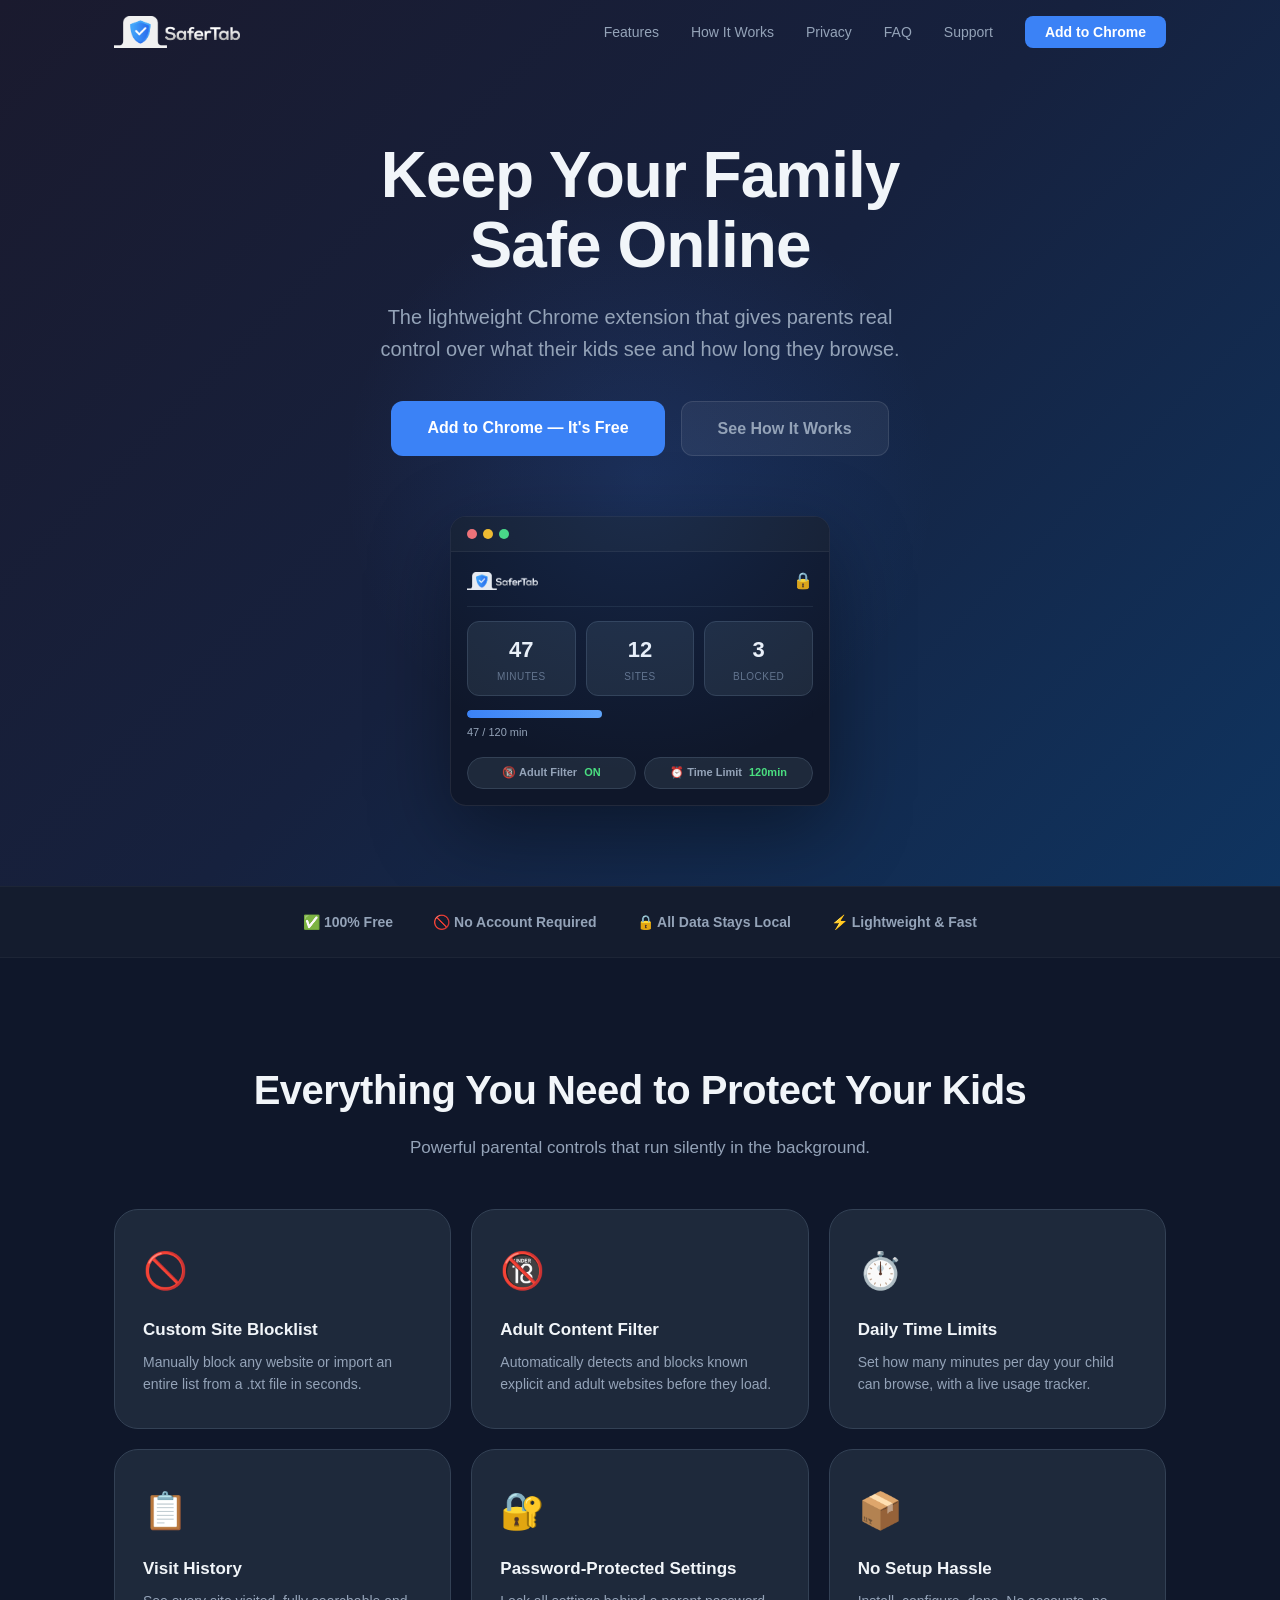
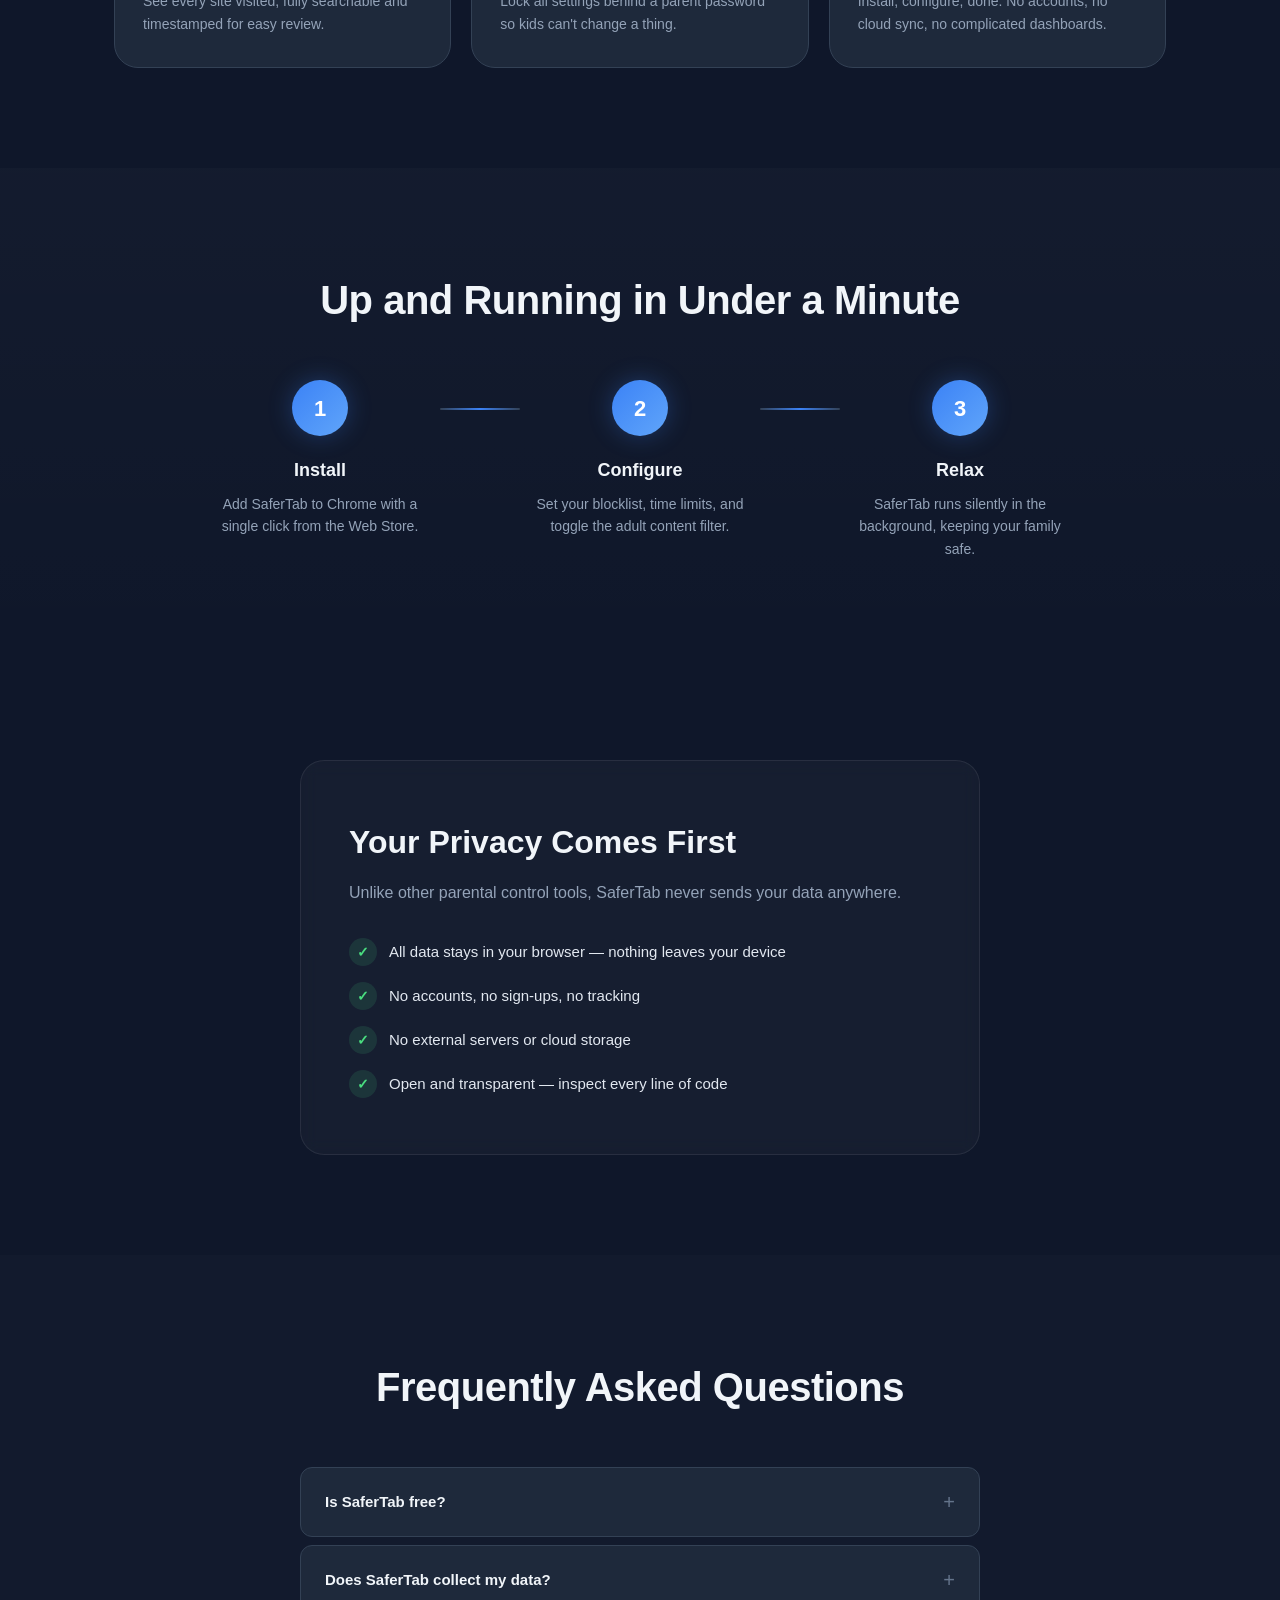
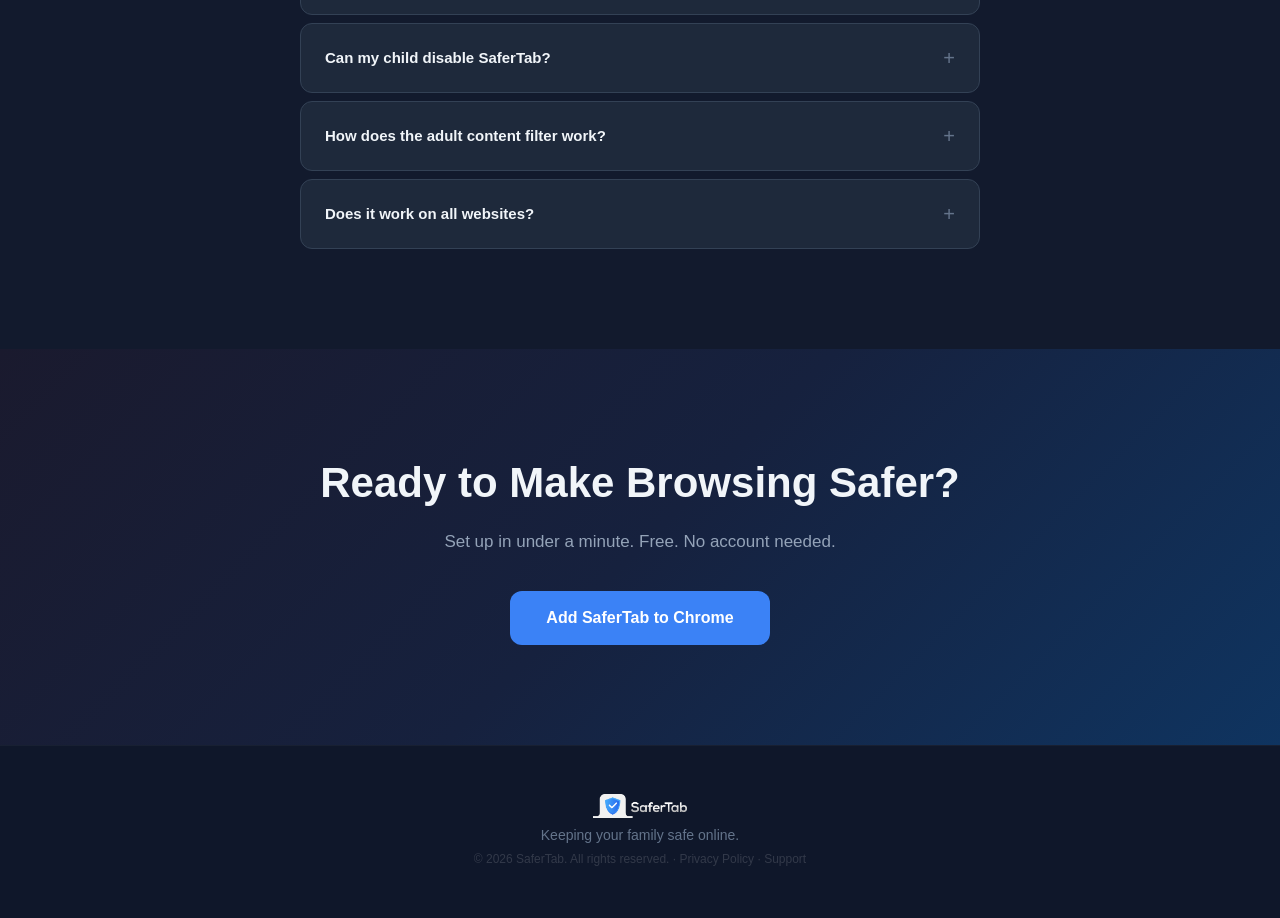
<file: website/index.html>
<!DOCTYPE html>
<html lang="en">
<head>
  <meta charset="UTF-8" />
  <meta name="viewport" content="width=device-width, initial-scale=1.0" />
  <title>SaferTab - Keep Your Family Safe Online</title>
  <meta name="description" content="A lightweight Chrome extension that gives parents real control over what their kids see and how long they browse. Free, private, no account needed." />
  <meta name="robots" content="index, follow, max-image-preview:large" />
  <link rel="canonical" href="https://safertab.com/" />
  <meta property="og:type" content="website" />
  <meta property="og:site_name" content="SaferTab" />
  <meta property="og:title" content="SaferTab - Keep Your Family Safe Online" />
  <meta property="og:description" content="A lightweight Chrome extension that gives parents real control over what their kids see and how long they browse. Free, private, no account needed." />
  <meta property="og:url" content="https://safertab.com/" />
  <meta property="og:image" content="https://safertab.com/images/logo_color.png" />
  <meta name="twitter:card" content="summary_large_image" />
  <meta name="twitter:title" content="SaferTab - Keep Your Family Safe Online" />
  <meta name="twitter:description" content="A lightweight Chrome extension that gives parents real control over what their kids see and how long they browse. Free, private, no account needed." />
  <meta name="twitter:image" content="https://safertab.com/images/logo_color.png" />
  <link rel="stylesheet" href="styles.css" />
  <link rel="icon" href="../extension/icons/icon48.png" type="image/png" />
  <script type="application/ld+json">
    {
      "@context": "https://schema.org",
      "@type": "SoftwareApplication",
      "name": "SaferTab",
      "applicationCategory": "BrowserApplication",
      "operatingSystem": "ChromeOS, Windows, macOS, Linux",
      "description": "SaferTab is a Chrome extension that helps parents block websites, filter adult content, and manage daily browsing time limits.",
      "url": "https://safertab.com/",
      "image": "https://safertab.com/images/logo_color.png",
      "offers": {
        "@type": "Offer",
        "price": "0",
        "priceCurrency": "USD"
      },
      "publisher": {
        "@type": "Organization",
        "name": "SaferTab",
        "url": "https://safertab.com/"
      }
    }
  </script>
  <!-- Google tag (gtag.js) -->
  <script async src="https://www.googletagmanager.com/gtag/js?id=G-ZVJ25667QB"></script>
  <script>
    window.dataLayer = window.dataLayer || [];
    function gtag(){dataLayer.push(arguments);}
    gtag('js', new Date());
    gtag('config', 'G-ZVJ25667QB');
  </script>
</head>
<body>

  <!-- ── Navigation ── -->
  <nav id="navbar">
    <div class="nav-inner">
      <a href="/" class="nav-brand">
        <img src="images/logo_color.png" alt="SaferTab" class="nav-logo-img" />
        <!-- <img src="images/logo_color_white.png" alt="SaferTab" class="nav-logo-img" /> -->
      </a>
      <button class="hamburger" id="menuToggle" aria-label="Toggle menu">
        <span></span><span></span><span></span>
      </button>
      <ul class="nav-links" id="navLinks">
        <li><a href="#features">Features</a></li>
        <li><a href="#how-it-works">How It Works</a></li>
        <li><a href="#privacy">Privacy</a></li>
        <li><a href="#faq">FAQ</a></li>
        <li><a href="support.html">Support</a></li>
        <li><a href="#cta" class="nav-cta">Add to Chrome</a></li>
      </ul>
    </div>
  </nav>

  <!-- ── Hero ── -->
  <section class="hero" id="hero">
    <div class="hero-glow"></div>
    <div class="container hero-content">
      <h1>Keep Your Family<br />Safe Online</h1>
      <p class="hero-sub">
        The lightweight Chrome extension that gives parents real control
        over what their kids see and how long they browse.
      </p>
      <div class="hero-actions">
        <a href="#cta" class="btn btn-primary-lg">Add to Chrome &mdash; It's Free</a>
        <a href="#how-it-works" class="btn btn-ghost">See How It Works</a>
      </div>
    </div>

    <!-- CSS-only extension mockup -->
    <div class="container">
      <div class="mockup" aria-hidden="true">
        <div class="mockup-bar">
          <span class="dot red"></span>
          <span class="dot yellow"></span>
          <span class="dot green"></span>
        </div>
        <div class="mockup-body">
          <div class="mock-header">
            <span><img src="images/logo_color.png" alt="SaferTab" class="mock-logo-img" /></span>
            <span class="mock-lock">&#x1f512;</span>
          </div>
          <div class="mock-stats">
            <div class="mock-stat"><span class="mock-stat-val">47</span><span class="mock-stat-lbl">Minutes</span></div>
            <div class="mock-stat"><span class="mock-stat-val">12</span><span class="mock-stat-lbl">Sites</span></div>
            <div class="mock-stat"><span class="mock-stat-val">3</span><span class="mock-stat-lbl">Blocked</span></div>
          </div>
          <div class="mock-progress">
            <div class="mock-progress-track"><div class="mock-progress-fill"></div></div>
            <span class="mock-progress-lbl">47 / 120 min</span>
          </div>
          <div class="mock-pills">
            <span class="mock-pill">&#x1f51e; Adult Filter <b class="on">ON</b></span>
            <span class="mock-pill">&#x23f0; Time Limit <b class="on">120min</b></span>
          </div>
        </div>
      </div>
    </div>
  </section>

  <!-- ── Trust Bar ── -->
  <section class="trust-bar">
    <div class="container trust-items">
      <div class="trust-item">&#x2705; 100% Free</div>
      <div class="trust-item">&#x1f6ab; No Account Required</div>
      <div class="trust-item">&#x1f512; All Data Stays Local</div>
      <div class="trust-item">&#x26a1; Lightweight &amp; Fast</div>
    </div>
  </section>

  <!-- ── Features ── -->
  <section class="features" id="features">
    <div class="container">
      <h2 class="section-heading">Everything You Need to Protect Your Kids</h2>
      <p class="section-sub">Powerful parental controls that run silently in the background.</p>
      <div class="features-grid">
        <div class="feature-card reveal">
          <div class="feature-icon">&#x1f6ab;</div>
          <h3>Custom Site Blocklist</h3>
          <p>Manually block any website or import an entire list from a .txt file in seconds.</p>
        </div>
        <div class="feature-card reveal">
          <div class="feature-icon">&#x1f51e;</div>
          <h3>Adult Content Filter</h3>
          <p>Automatically detects and blocks known explicit and adult websites before they load.</p>
        </div>
        <div class="feature-card reveal">
          <div class="feature-icon">&#x23f1;&#xfe0f;</div>
          <h3>Daily Time Limits</h3>
          <p>Set how many minutes per day your child can browse, with a live usage tracker.</p>
        </div>
        <div class="feature-card reveal">
          <div class="feature-icon">&#x1f4cb;</div>
          <h3>Visit History</h3>
          <p>See every site visited, fully searchable and timestamped for easy review.</p>
        </div>
        <div class="feature-card reveal">
          <div class="feature-icon">&#x1f510;</div>
          <h3>Password-Protected Settings</h3>
          <p>Lock all settings behind a parent password so kids can't change a thing.</p>
        </div>
        <div class="feature-card reveal">
          <div class="feature-icon">&#x1f4e6;</div>
          <h3>No Setup Hassle</h3>
          <p>Install, configure, done. No accounts, no cloud sync, no complicated dashboards.</p>
        </div>
      </div>
    </div>
  </section>

  <!-- ── How It Works ── -->
  <section class="how-it-works" id="how-it-works">
    <div class="container">
      <h2 class="section-heading">Up and Running in Under a Minute</h2>
      <div class="steps">
        <div class="step reveal">
          <div class="step-num">1</div>
          <h3>Install</h3>
          <p>Add SaferTab to Chrome with a single click from the Web Store.</p>
        </div>
        <div class="step-line" aria-hidden="true"></div>
        <div class="step reveal">
          <div class="step-num">2</div>
          <h3>Configure</h3>
          <p>Set your blocklist, time limits, and toggle the adult content filter.</p>
        </div>
        <div class="step-line" aria-hidden="true"></div>
        <div class="step reveal">
          <div class="step-num">3</div>
          <h3>Relax</h3>
          <p>SaferTab runs silently in the background, keeping your family safe.</p>
        </div>
      </div>
    </div>
  </section>

  <!-- ── Privacy ── -->
  <section class="privacy" id="privacy">
    <div class="container">
      <div class="privacy-card reveal">
        <h2>Your Privacy Comes First</h2>
        <p class="privacy-sub">Unlike other parental control tools, SaferTab never sends your data anywhere.</p>
        <ul class="privacy-list">
          <li><span class="check">&#x2713;</span> All data stays in your browser &mdash; nothing leaves your device</li>
          <li><span class="check">&#x2713;</span> No accounts, no sign-ups, no tracking</li>
          <li><span class="check">&#x2713;</span> No external servers or cloud storage</li>
          <li><span class="check">&#x2713;</span> Open and transparent &mdash; inspect every line of code</li>
        </ul>
      </div>
    </div>
  </section>

  <!-- ── FAQ ── -->
  <section class="faq" id="faq">
    <div class="container">
      <h2 class="section-heading">Frequently Asked Questions</h2>
      <div class="faq-list">
        <details class="faq-item">
          <summary>Is SaferTab free?</summary>
          <p>Yes, completely free. No premium tiers, no hidden fees.</p>
        </details>
        <details class="faq-item">
          <summary>Does SaferTab collect my data?</summary>
          <p>No. Everything is stored locally in your browser using Chrome's built-in storage. Nothing is ever sent to a server.</p>
        </details>
        <details class="faq-item">
          <summary>Can my child disable SaferTab?</summary>
          <p>Not without your parent password. The settings panel is locked behind a password gate, and the extension can only be removed through Chrome's extension manager.</p>
        </details>
        <details class="faq-item">
          <summary>How does the adult content filter work?</summary>
          <p>SaferTab maintains a curated list of known explicit domains and URL patterns. Any matching site is blocked before it loads.</p>
        </details>
        <details class="faq-item">
          <summary>Does it work on all websites?</summary>
          <p>SaferTab works on all standard HTTP and HTTPS websites. Internal Chrome pages (like settings or the new tab page) are not affected.</p>
        </details>
      </div>
    </div>
  </section>

  <!-- ── Final CTA ── -->
  <section class="final-cta" id="cta">
    <div class="container cta-content">
      <h2>Ready to Make Browsing Safer?</h2>
      <p>Set up in under a minute. Free. No account needed.</p>
      <a href="#" class="btn btn-primary-lg">Add SaferTab to Chrome</a>
    </div>
  </section>

  <!-- ── Footer ── -->
  <footer>
    <div class="container footer-inner">
      <div class="footer-brand"><img src="images/logo_color.png" alt="SaferTab" class="footer-logo-img" /></div>
      <p class="footer-tagline">Keeping your family safe online.</p>
      <p class="footer-copy">&copy; 2026 SaferTab. All rights reserved. &middot; <a href="privacy.html">Privacy Policy</a> &middot; <a href="support.html">Support</a></p>
    </div>
  </footer>

  <script src="script.js"></script>
</body>
</html>
</file>
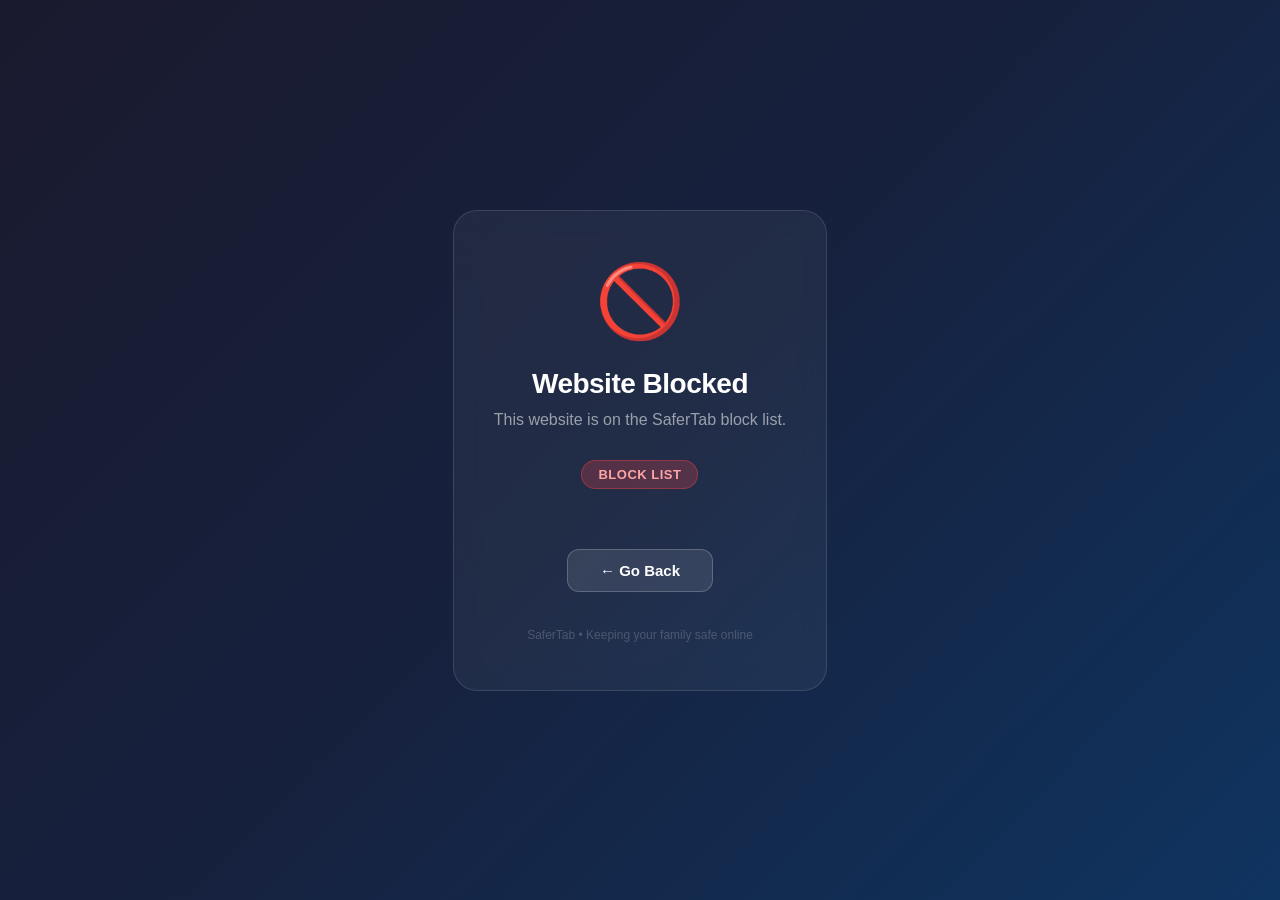
<file: pages/blocked.html>
<!DOCTYPE html>
<html lang="en">
<head>
  <meta charset="UTF-8" />
  <meta name="viewport" content="width=device-width, initial-scale=1.0" />
  <title>Site Blocked – SaferTab</title>
  <style>
    * { box-sizing: border-box; margin: 0; padding: 0; }

    body {
      font-family: -apple-system, BlinkMacSystemFont, 'Segoe UI', sans-serif;
      background: linear-gradient(135deg, #1a1a2e 0%, #16213e 50%, #0f3460 100%);
      min-height: 100vh;
      display: flex;
      align-items: center;
      justify-content: center;
      color: white;
    }

    .card {
      text-align: center;
      max-width: 480px;
      padding: 48px 40px;
      background: rgba(255,255,255,0.05);
      border: 1px solid rgba(255,255,255,0.12);
      border-radius: 24px;
      backdrop-filter: blur(12px);
    }

    .shield {
      font-size: 72px;
      margin-bottom: 24px;
      display: block;
      animation: pulse 2s ease-in-out infinite;
    }

    @keyframes pulse {
      0%, 100% { transform: scale(1); opacity: 1; }
      50% { transform: scale(1.05); opacity: 0.85; }
    }

    h1 {
      font-size: 28px;
      font-weight: 700;
      margin-bottom: 8px;
      letter-spacing: -0.5px;
    }

    .subtitle {
      font-size: 16px;
      color: rgba(255,255,255,0.55);
      margin-bottom: 28px;
      line-height: 1.5;
    }

    .reason-badge {
      display: inline-block;
      padding: 6px 16px;
      border-radius: 20px;
      font-size: 13px;
      font-weight: 600;
      letter-spacing: 0.5px;
      text-transform: uppercase;
      margin-bottom: 28px;
    }

    .reason-blocklist { background: rgba(239,68,68,0.25); color: #fca5a5; border: 1px solid rgba(239,68,68,0.4); }
    .reason-adult     { background: rgba(245,158,11,0.25); color: #fcd34d; border: 1px solid rgba(245,158,11,0.4); }
    .reason-timelimit { background: rgba(99,102,241,0.25); color: #c4b5fd; border: 1px solid rgba(99,102,241,0.4); }

    .blocked-url {
      font-size: 13px;
      color: rgba(255,255,255,0.35);
      margin-bottom: 32px;
      word-break: break-all;
      font-family: monospace;
    }

    .back-btn {
      display: inline-block;
      padding: 12px 32px;
      background: rgba(255,255,255,0.1);
      border: 1px solid rgba(255,255,255,0.2);
      color: white;
      text-decoration: none;
      border-radius: 12px;
      font-size: 15px;
      font-weight: 600;
      cursor: pointer;
      transition: background 0.2s;
    }

    .back-btn:hover { background: rgba(255,255,255,0.18); }

    .footer {
      margin-top: 36px;
      font-size: 12px;
      color: rgba(255,255,255,0.2);
    }
  </style>
</head>
<body>
  <div class="card">
    <span class="shield" id="emoji">🛡️</span>
    <h1 id="title">Page Blocked</h1>
    <p class="subtitle" id="message">This website has been blocked by SaferTab.</p>
    <div class="reason-badge" id="badge">Blocked</div>
    <div class="blocked-url" id="blockedUrl"></div>
    <button class="back-btn" onclick="history.go(-2)">← Go Back</button>
    <div class="footer">SaferTab • Keeping your family safe online</div>
  </div>

  <script src="blocked.js"></script>
</body>
</html>
</file>
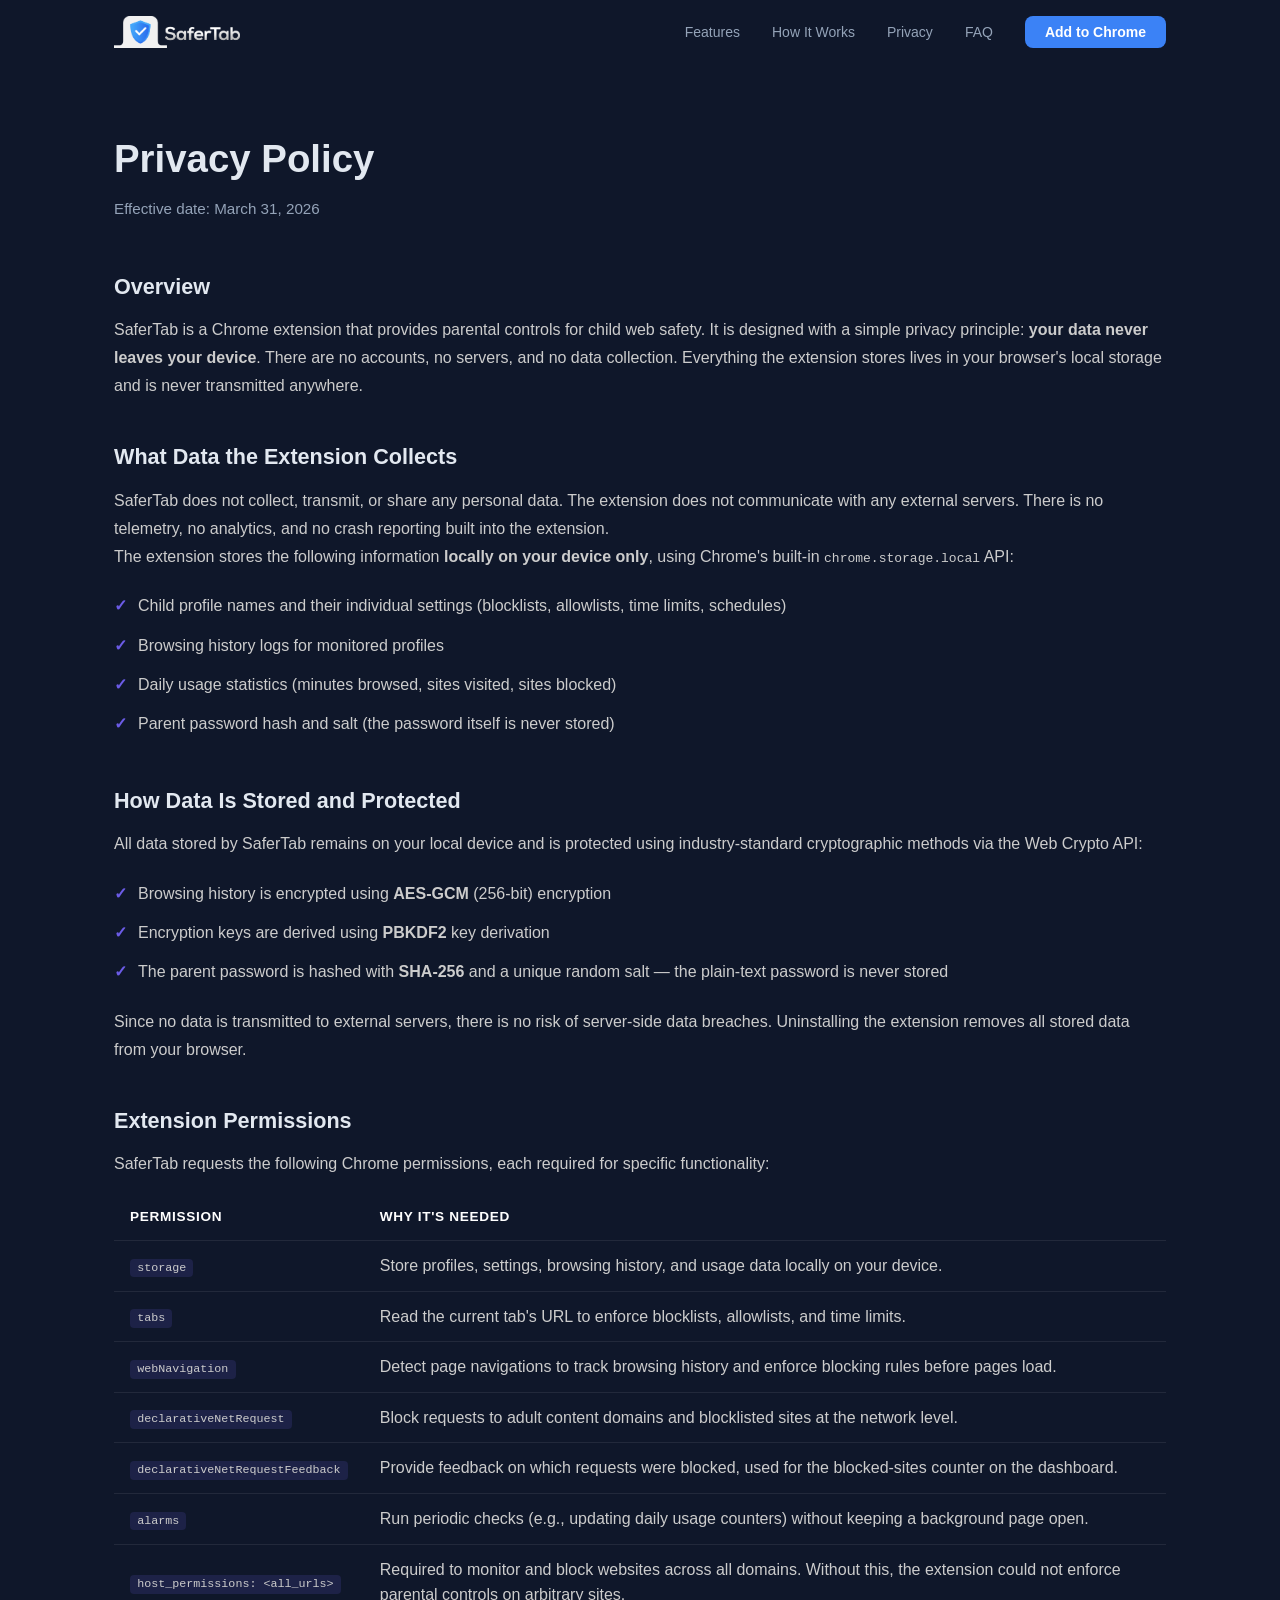
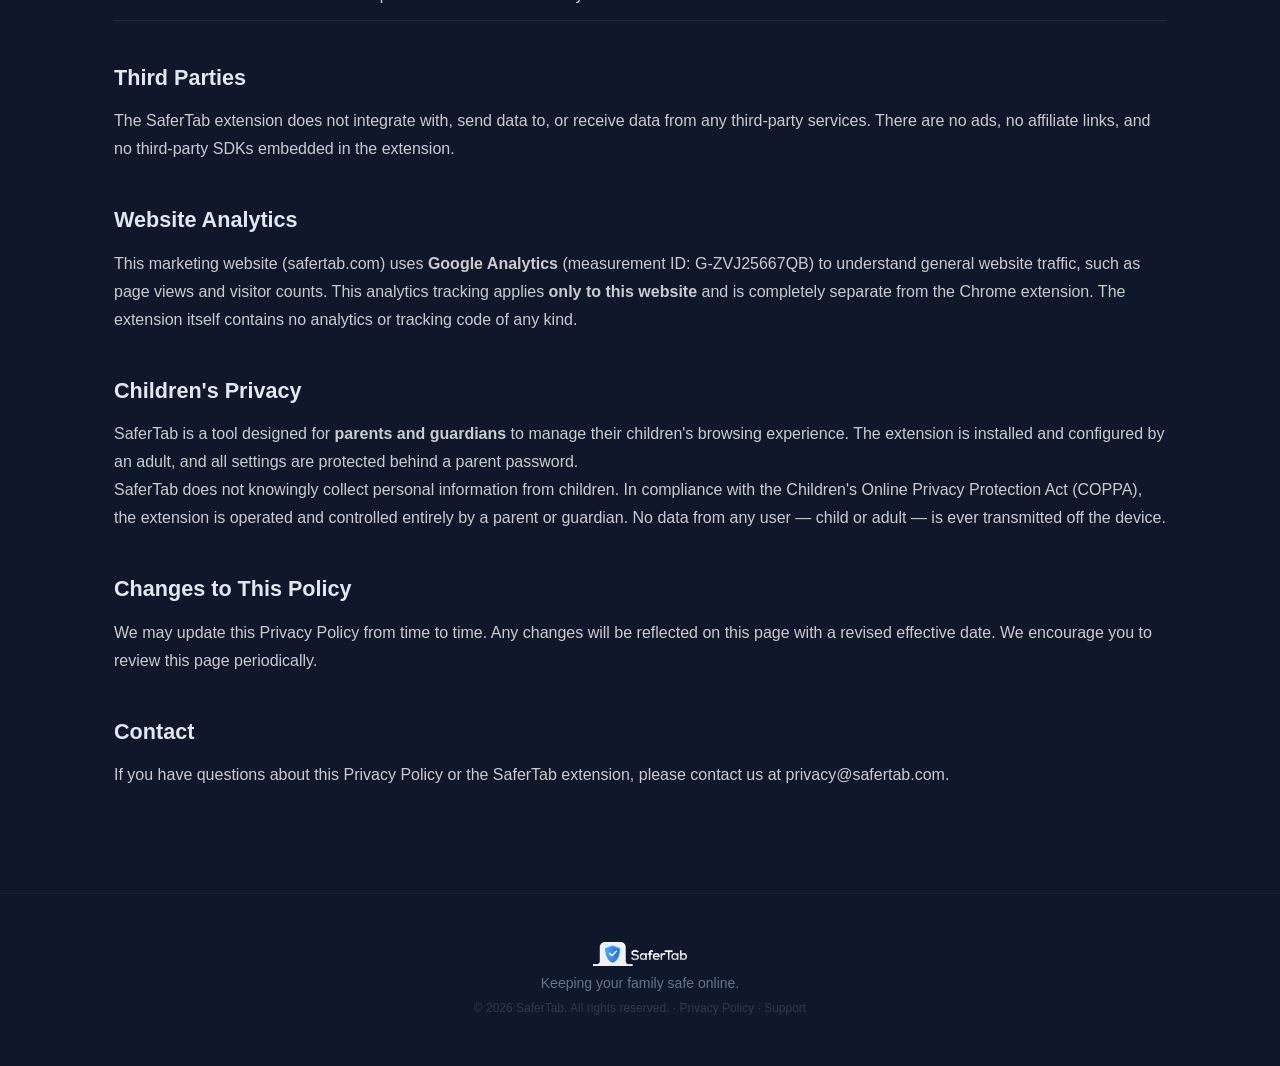
<file: website/privacy.html>
<!DOCTYPE html>
<html lang="en">
<head>
  <meta charset="UTF-8" />
  <meta name="viewport" content="width=device-width, initial-scale=1.0" />
  <title>Privacy Policy - SaferTab</title>
  <meta name="description" content="SaferTab Privacy Policy. Learn how SaferTab protects your family's data — all information stays local on your device." />
  <meta name="robots" content="index, follow, max-image-preview:large" />
  <link rel="canonical" href="https://safertab.com/privacy.html" />
  <meta property="og:type" content="article" />
  <meta property="og:site_name" content="SaferTab" />
  <meta property="og:title" content="Privacy Policy - SaferTab" />
  <meta property="og:description" content="Learn how SaferTab protects your family's data and why all extension data stays local on your device." />
  <meta property="og:url" content="https://safertab.com/privacy.html" />
  <meta property="og:image" content="https://safertab.com/images/logo_color.png" />
  <meta name="twitter:card" content="summary_large_image" />
  <meta name="twitter:title" content="Privacy Policy - SaferTab" />
  <meta name="twitter:description" content="Learn how SaferTab protects your family's data and why all extension data stays local on your device." />
  <meta name="twitter:image" content="https://safertab.com/images/logo_color.png" />
  <link rel="stylesheet" href="styles.css" />
  <link rel="icon" href="../extension/icons/icon48.png" type="image/png" />
  <script type="application/ld+json">
    {
      "@context": "https://schema.org",
      "@type": "WebPage",
      "name": "SaferTab Privacy Policy",
      "url": "https://safertab.com/privacy.html",
      "publisher": {
        "@type": "Organization",
        "name": "SaferTab",
        "url": "https://safertab.com/"
      }
    }
  </script>
  <!-- Google tag (gtag.js) -->
  <script async src="https://www.googletagmanager.com/gtag/js?id=G-ZVJ25667QB"></script>
  <script>
    window.dataLayer = window.dataLayer || [];
    function gtag(){dataLayer.push(arguments);}
    gtag('js', new Date());
    gtag('config', 'G-ZVJ25667QB');
  </script>
  <style>
    .policy-page {
      padding: 8rem 0 4rem;
      min-height: 80vh;
    }
    .policy-page h1 {
      font-size: 2.4rem;
      margin-bottom: 0.5rem;
    }
    .policy-date {
      color: var(--text-muted, #888);
      font-size: 0.95rem;
      margin-bottom: 3rem;
    }
    .policy-section {
      margin-bottom: 2.5rem;
    }
    .policy-section h2 {
      font-size: 1.35rem;
      margin-bottom: 0.75rem;
    }
    .policy-section p,
    .policy-section li {
      line-height: 1.75;
      color: var(--text-secondary, #ccc);
    }
    .policy-section ul {
      list-style: none;
      padding: 0;
      margin: 1rem 0;
    }
    .policy-section ul li {
      padding: 0.35rem 0;
      padding-left: 1.5rem;
      position: relative;
    }
    .policy-section ul li::before {
      content: "\2713";
      position: absolute;
      left: 0;
      color: var(--primary, #6c5ce7);
      font-weight: bold;
    }
    .permissions-table {
      width: 100%;
      border-collapse: collapse;
      margin: 1rem 0;
    }
    .permissions-table th,
    .permissions-table td {
      text-align: left;
      padding: 0.75rem 1rem;
      border-bottom: 1px solid rgba(255,255,255,0.08);
      color: var(--text-secondary, #ccc);
      line-height: 1.6;
    }
    .permissions-table th {
      color: var(--text-primary, #fff);
      font-weight: 600;
      font-size: 0.85rem;
      text-transform: uppercase;
      letter-spacing: 0.05em;
    }
    .permissions-table code {
      background: rgba(108,92,231,0.15);
      padding: 0.15rem 0.45rem;
      border-radius: 4px;
      font-size: 0.9em;
      white-space: nowrap;
    }
  </style>
</head>
<body>

  <!-- ── Navigation ── -->
  <nav id="navbar">
    <div class="nav-inner">
      <a href="index.html" class="nav-brand">
        <img src="images/logo_color.png" alt="SaferTab" class="nav-logo-img" />
      </a>
      <button class="hamburger" id="menuToggle" aria-label="Toggle menu">
        <span></span><span></span><span></span>
      </button>
      <ul class="nav-links" id="navLinks">
        <li><a href="index.html#features">Features</a></li>
        <li><a href="index.html#how-it-works">How It Works</a></li>
        <li><a href="index.html#privacy">Privacy</a></li>
        <li><a href="index.html#faq">FAQ</a></li>
        <li><a href="index.html#cta" class="nav-cta">Add to Chrome</a></li>
      </ul>
    </div>
  </nav>

  <!-- ── Privacy Policy ── -->
  <section class="policy-page">
    <div class="container">
      <h1>Privacy Policy</h1>
      <p class="policy-date">Effective date: March 31, 2026</p>

      <div class="policy-section">
        <h2>Overview</h2>
        <p>
          SaferTab is a Chrome extension that provides parental controls for child web safety.
          It is designed with a simple privacy principle: <strong>your data never leaves your device</strong>.
          There are no accounts, no servers, and no data collection. Everything the extension stores
          lives in your browser's local storage and is never transmitted anywhere.
        </p>
      </div>

      <div class="policy-section">
        <h2>What Data the Extension Collects</h2>
        <p>
          SaferTab does not collect, transmit, or share any personal data. The extension does not
          communicate with any external servers. There is no telemetry, no analytics, and no
          crash reporting built into the extension.
        </p>
        <p>
          The extension stores the following information <strong>locally on your device only</strong>,
          using Chrome's built-in <code>chrome.storage.local</code> API:
        </p>
        <ul>
          <li>Child profile names and their individual settings (blocklists, allowlists, time limits, schedules)</li>
          <li>Browsing history logs for monitored profiles</li>
          <li>Daily usage statistics (minutes browsed, sites visited, sites blocked)</li>
          <li>Parent password hash and salt (the password itself is never stored)</li>
        </ul>
      </div>

      <div class="policy-section">
        <h2>How Data Is Stored and Protected</h2>
        <p>
          All data stored by SaferTab remains on your local device and is protected using
          industry-standard cryptographic methods via the Web Crypto API:
        </p>
        <ul>
          <li>Browsing history is encrypted using <strong>AES-GCM</strong> (256-bit) encryption</li>
          <li>Encryption keys are derived using <strong>PBKDF2</strong> key derivation</li>
          <li>The parent password is hashed with <strong>SHA-256</strong> and a unique random salt &mdash; the plain-text password is never stored</li>
        </ul>
        <p>
          Since no data is transmitted to external servers, there is no risk of server-side data
          breaches. Uninstalling the extension removes all stored data from your browser.
        </p>
      </div>

      <div class="policy-section">
        <h2>Extension Permissions</h2>
        <p>
          SaferTab requests the following Chrome permissions, each required for specific functionality:
        </p>
        <table class="permissions-table">
          <thead>
            <tr>
              <th>Permission</th>
              <th>Why It's Needed</th>
            </tr>
          </thead>
          <tbody>
            <tr>
              <td><code>storage</code></td>
              <td>Store profiles, settings, browsing history, and usage data locally on your device.</td>
            </tr>
            <tr>
              <td><code>tabs</code></td>
              <td>Read the current tab's URL to enforce blocklists, allowlists, and time limits.</td>
            </tr>
            <tr>
              <td><code>webNavigation</code></td>
              <td>Detect page navigations to track browsing history and enforce blocking rules before pages load.</td>
            </tr>
            <tr>
              <td><code>declarativeNetRequest</code></td>
              <td>Block requests to adult content domains and blocklisted sites at the network level.</td>
            </tr>
            <tr>
              <td><code>declarativeNetRequestFeedback</code></td>
              <td>Provide feedback on which requests were blocked, used for the blocked-sites counter on the dashboard.</td>
            </tr>
            <tr>
              <td><code>alarms</code></td>
              <td>Run periodic checks (e.g., updating daily usage counters) without keeping a background page open.</td>
            </tr>
            <tr>
              <td><code>host_permissions: &lt;all_urls&gt;</code></td>
              <td>Required to monitor and block websites across all domains. Without this, the extension could not enforce parental controls on arbitrary sites.</td>
            </tr>
          </tbody>
        </table>
      </div>

      <div class="policy-section">
        <h2>Third Parties</h2>
        <p>
          The SaferTab extension does not integrate with, send data to, or receive data from any
          third-party services. There are no ads, no affiliate links, and no third-party SDKs
          embedded in the extension.
        </p>
      </div>

      <div class="policy-section">
        <h2>Website Analytics</h2>
        <p>
          This marketing website (safertab.com) uses <strong>Google Analytics</strong>
          (measurement ID: G-ZVJ25667QB) to understand general website traffic, such as page
          views and visitor counts. This analytics tracking applies <strong>only to this website</strong>
          and is completely separate from the Chrome extension. The extension itself contains
          no analytics or tracking code of any kind.
        </p>
      </div>

      <div class="policy-section">
        <h2>Children's Privacy</h2>
        <p>
          SaferTab is a tool designed for <strong>parents and guardians</strong> to manage their
          children's browsing experience. The extension is installed and configured by an adult,
          and all settings are protected behind a parent password.
        </p>
        <p>
          SaferTab does not knowingly collect personal information from children. In compliance with
          the Children's Online Privacy Protection Act (COPPA), the extension is operated and
          controlled entirely by a parent or guardian. No data from any user &mdash; child or adult
          &mdash; is ever transmitted off the device.
        </p>
      </div>

      <div class="policy-section">
        <h2>Changes to This Policy</h2>
        <p>
          We may update this Privacy Policy from time to time. Any changes will be reflected on this
          page with a revised effective date. We encourage you to review this page periodically.
        </p>
      </div>

      <div class="policy-section">
        <h2>Contact</h2>
        <p>
          If you have questions about this Privacy Policy or the SaferTab extension, please contact
          us at <a href="mailto:privacy@safertab.com">privacy@safertab.com</a>.
        </p>
      </div>

    </div>
  </section>

  <!-- ── Footer ── -->
  <footer>
    <div class="container footer-inner">
      <div class="footer-brand"><img src="images/logo_color.png" alt="SaferTab" class="footer-logo-img" /></div>
      <p class="footer-tagline">Keeping your family safe online.</p>
      <p class="footer-copy">&copy; 2026 SaferTab. All rights reserved. &middot; <a href="privacy.html">Privacy Policy</a> &middot; <a href="support.html">Support</a></p>
    </div>
  </footer>

  <script src="script.js"></script>
</body>
</html>
</file>
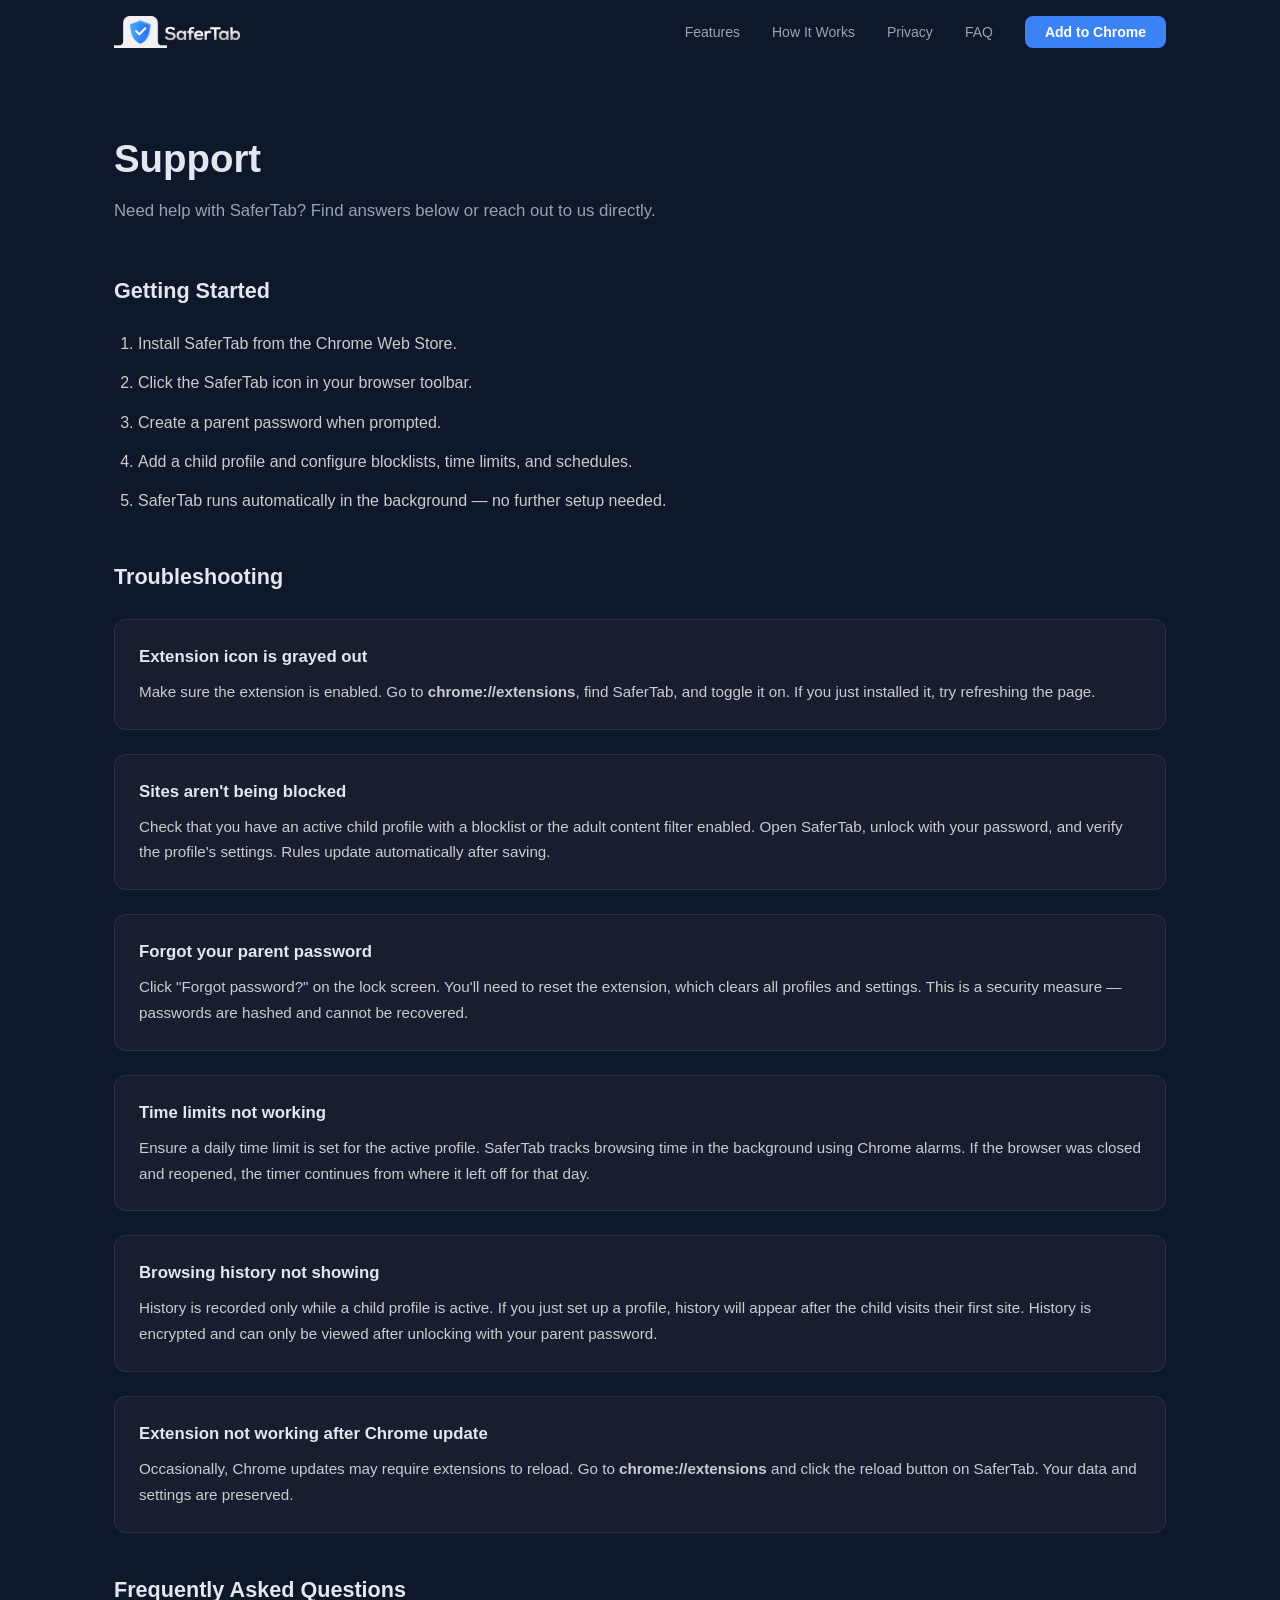
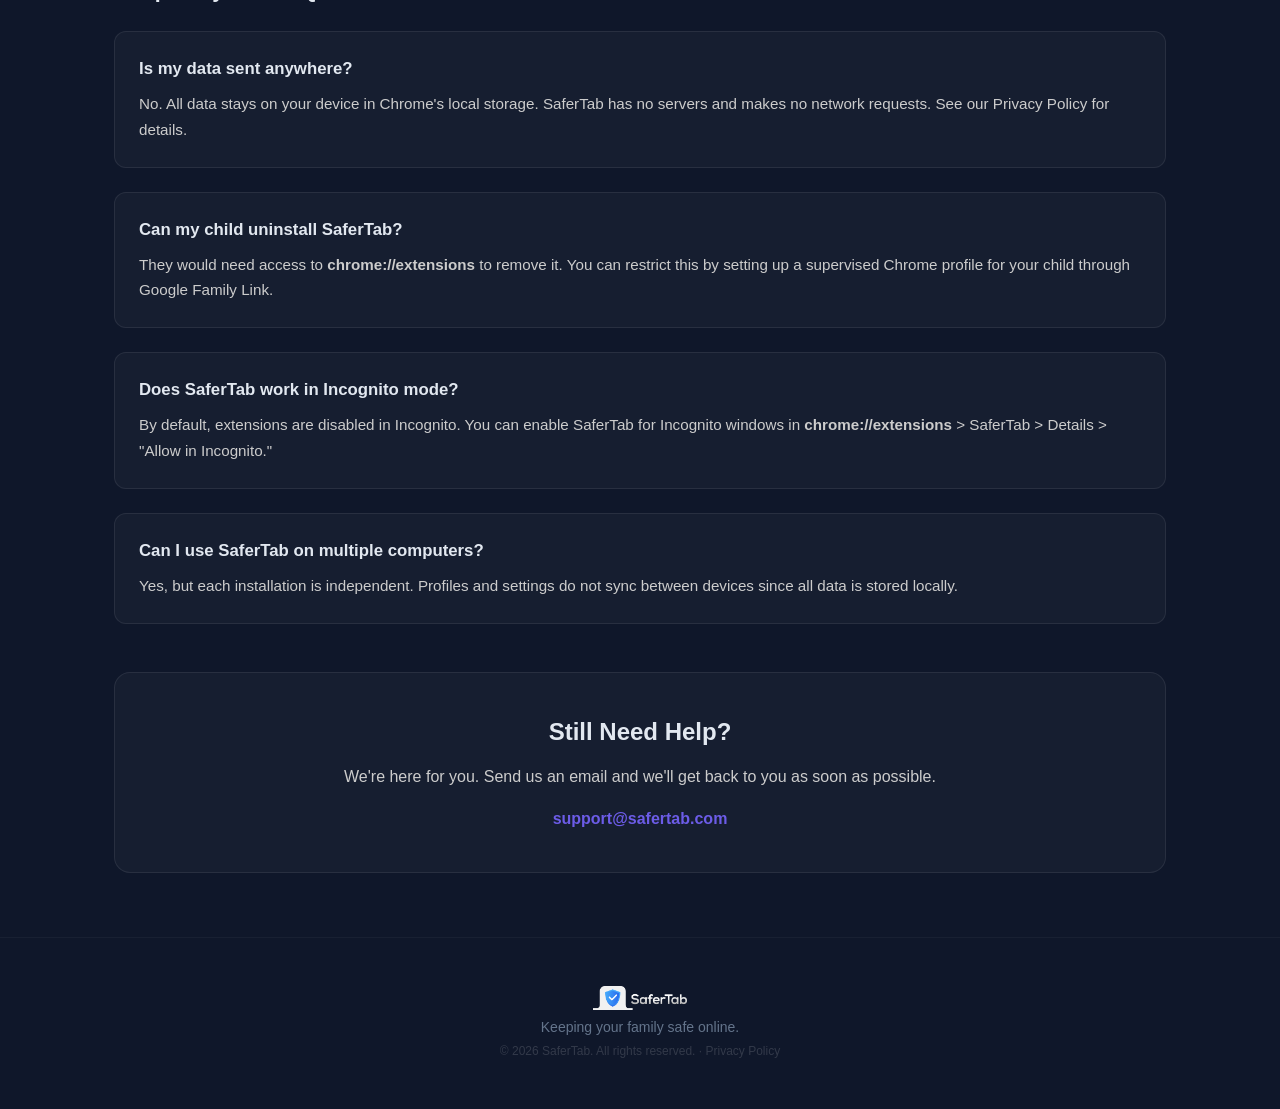
<file: website/support.html>
<!DOCTYPE html>
<html lang="en">
<head>
  <meta charset="UTF-8" />
  <meta name="viewport" content="width=device-width, initial-scale=1.0" />
  <title>Support - SaferTab</title>
  <meta name="description" content="Get help with SaferTab. Find answers to common questions, troubleshooting tips, and contact support." />
  <meta name="robots" content="index, follow, max-image-preview:large" />
  <link rel="canonical" href="https://safertab.com/support.html" />
  <meta property="og:type" content="website" />
  <meta property="og:site_name" content="SaferTab" />
  <meta property="og:title" content="Support - SaferTab" />
  <meta property="og:description" content="Get help with SaferTab, including setup guidance, troubleshooting steps, and support contact details." />
  <meta property="og:url" content="https://safertab.com/support.html" />
  <meta property="og:image" content="https://safertab.com/images/logo_color.png" />
  <meta name="twitter:card" content="summary_large_image" />
  <meta name="twitter:title" content="Support - SaferTab" />
  <meta name="twitter:description" content="Get help with SaferTab, including setup guidance, troubleshooting steps, and support contact details." />
  <meta name="twitter:image" content="https://safertab.com/images/logo_color.png" />
  <link rel="stylesheet" href="styles.css" />
  <link rel="icon" href="../extension/icons/icon48.png" type="image/png" />
  <script type="application/ld+json">
    {
      "@context": "https://schema.org",
      "@type": "FAQPage",
      "mainEntity": [
        {
          "@type": "Question",
          "name": "Is my data sent anywhere?",
          "acceptedAnswer": {
            "@type": "Answer",
            "text": "No. All data stays on your device in Chrome's local storage. SaferTab has no servers and makes no network requests."
          }
        },
        {
          "@type": "Question",
          "name": "Can my child uninstall SaferTab?",
          "acceptedAnswer": {
            "@type": "Answer",
            "text": "A child would need access to chrome://extensions to remove it. Parents can further restrict this with a supervised Chrome profile through Google Family Link."
          }
        },
        {
          "@type": "Question",
          "name": "Does SaferTab work in Incognito mode?",
          "acceptedAnswer": {
            "@type": "Answer",
            "text": "By default, extensions are disabled in Incognito. You can enable SaferTab for Incognito windows in Chrome extension settings."
          }
        },
        {
          "@type": "Question",
          "name": "Can I use SaferTab on multiple computers?",
          "acceptedAnswer": {
            "@type": "Answer",
            "text": "Yes, but each installation is independent because profiles and settings do not sync between devices."
          }
        }
      ]
    }
  </script>
  <!-- Google tag (gtag.js) -->
  <script async src="https://www.googletagmanager.com/gtag/js?id=G-ZVJ25667QB"></script>
  <script>
    window.dataLayer = window.dataLayer || [];
    function gtag(){dataLayer.push(arguments);}
    gtag('js', new Date());
    gtag('config', 'G-ZVJ25667QB');
  </script>
  <style>
    .support-page {
      padding: 8rem 0 4rem;
      min-height: 80vh;
    }
    .support-page h1 {
      font-size: 2.4rem;
      margin-bottom: 0.5rem;
    }
    .support-intro {
      color: var(--text-muted, #888);
      font-size: 1.05rem;
      margin-bottom: 3rem;
      line-height: 1.7;
    }
    .support-section {
      margin-bottom: 2.5rem;
    }
    .support-section h2 {
      font-size: 1.35rem;
      margin-bottom: 0.75rem;
    }
    .support-section p,
    .support-section li {
      line-height: 1.75;
      color: var(--text-secondary, #ccc);
    }
    .support-section ol {
      padding-left: 1.5rem;
      margin: 1rem 0;
    }
    .support-section ol li {
      padding: 0.35rem 0;
    }
    .troubleshoot-grid {
      display: grid;
      grid-template-columns: 1fr;
      gap: 1.5rem;
      margin: 1.5rem 0;
    }
    .troubleshoot-card {
      background: rgba(255,255,255,0.03);
      border: 1px solid rgba(255,255,255,0.08);
      border-radius: 12px;
      padding: 1.5rem;
    }
    .troubleshoot-card h3 {
      font-size: 1.05rem;
      margin-bottom: 0.5rem;
    }
    .troubleshoot-card p {
      font-size: 0.95rem;
      color: var(--text-secondary, #ccc);
      line-height: 1.7;
      margin: 0;
    }
    .contact-card {
      background: rgba(255,255,255,0.03);
      border: 1px solid rgba(255,255,255,0.08);
      border-radius: 16px;
      padding: 2.5rem;
      text-align: center;
      margin-top: 3rem;
    }
    .contact-card h2 {
      font-size: 1.5rem;
      margin-bottom: 0.75rem;
    }
    .contact-card p {
      color: var(--text-secondary, #ccc);
      line-height: 1.7;
      margin-bottom: 1rem;
    }
    .contact-card a {
      color: var(--primary, #6c5ce7);
      font-weight: 600;
    }
    @media (max-width: 600px) {
      .support-page h1 { font-size: 1.8rem; }
      .contact-card { padding: 1.5rem; }
    }
  </style>
</head>
<body>

  <!-- ── Navigation ── -->
  <nav id="navbar">
    <div class="nav-inner">
      <a href="index.html" class="nav-brand">
        <img src="images/logo_color.png" alt="SaferTab" class="nav-logo-img" />
      </a>
      <button class="hamburger" id="menuToggle" aria-label="Toggle menu">
        <span></span><span></span><span></span>
      </button>
      <ul class="nav-links" id="navLinks">
        <li><a href="index.html#features">Features</a></li>
        <li><a href="index.html#how-it-works">How It Works</a></li>
        <li><a href="index.html#privacy">Privacy</a></li>
        <li><a href="index.html#faq">FAQ</a></li>
        <li><a href="index.html#cta" class="nav-cta">Add to Chrome</a></li>
      </ul>
    </div>
  </nav>

  <!-- ── Support ── -->
  <section class="support-page">
    <div class="container">
      <h1>Support</h1>
      <p class="support-intro">Need help with SaferTab? Find answers below or reach out to us directly.</p>

      <div class="support-section">
        <h2>Getting Started</h2>
        <ol>
          <li>Install SaferTab from the <a href="#">Chrome Web Store</a>.</li>
          <li>Click the SaferTab icon in your browser toolbar.</li>
          <li>Create a parent password when prompted.</li>
          <li>Add a child profile and configure blocklists, time limits, and schedules.</li>
          <li>SaferTab runs automatically in the background &mdash; no further setup needed.</li>
        </ol>
      </div>

      <div class="support-section">
        <h2>Troubleshooting</h2>
        <div class="troubleshoot-grid">
          <div class="troubleshoot-card">
            <h3>Extension icon is grayed out</h3>
            <p>Make sure the extension is enabled. Go to <strong>chrome://extensions</strong>, find SaferTab, and toggle it on. If you just installed it, try refreshing the page.</p>
          </div>
          <div class="troubleshoot-card">
            <h3>Sites aren't being blocked</h3>
            <p>Check that you have an active child profile with a blocklist or the adult content filter enabled. Open SaferTab, unlock with your password, and verify the profile's settings. Rules update automatically after saving.</p>
          </div>
          <div class="troubleshoot-card">
            <h3>Forgot your parent password</h3>
            <p>Click "Forgot password?" on the lock screen. You'll need to reset the extension, which clears all profiles and settings. This is a security measure &mdash; passwords are hashed and cannot be recovered.</p>
          </div>
          <div class="troubleshoot-card">
            <h3>Time limits not working</h3>
            <p>Ensure a daily time limit is set for the active profile. SaferTab tracks browsing time in the background using Chrome alarms. If the browser was closed and reopened, the timer continues from where it left off for that day.</p>
          </div>
          <div class="troubleshoot-card">
            <h3>Browsing history not showing</h3>
            <p>History is recorded only while a child profile is active. If you just set up a profile, history will appear after the child visits their first site. History is encrypted and can only be viewed after unlocking with your parent password.</p>
          </div>
          <div class="troubleshoot-card">
            <h3>Extension not working after Chrome update</h3>
            <p>Occasionally, Chrome updates may require extensions to reload. Go to <strong>chrome://extensions</strong> and click the reload button on SaferTab. Your data and settings are preserved.</p>
          </div>
        </div>
      </div>

      <div class="support-section">
        <h2>Frequently Asked Questions</h2>
        <div class="troubleshoot-grid">
          <div class="troubleshoot-card">
            <h3>Is my data sent anywhere?</h3>
            <p>No. All data stays on your device in Chrome's local storage. SaferTab has no servers and makes no network requests. See our <a href="privacy.html">Privacy Policy</a> for details.</p>
          </div>
          <div class="troubleshoot-card">
            <h3>Can my child uninstall SaferTab?</h3>
            <p>They would need access to <strong>chrome://extensions</strong> to remove it. You can restrict this by setting up a supervised Chrome profile for your child through Google Family Link.</p>
          </div>
          <div class="troubleshoot-card">
            <h3>Does SaferTab work in Incognito mode?</h3>
            <p>By default, extensions are disabled in Incognito. You can enable SaferTab for Incognito windows in <strong>chrome://extensions</strong> &gt; SaferTab &gt; Details &gt; "Allow in Incognito."</p>
          </div>
          <div class="troubleshoot-card">
            <h3>Can I use SaferTab on multiple computers?</h3>
            <p>Yes, but each installation is independent. Profiles and settings do not sync between devices since all data is stored locally.</p>
          </div>
        </div>
      </div>

      <div class="contact-card">
        <h2>Still Need Help?</h2>
        <p>We're here for you. Send us an email and we'll get back to you as soon as possible.</p>
        <a href="mailto:support@safertab.com">support@safertab.com</a>
      </div>

    </div>
  </section>

  <!-- ── Footer ── -->
  <footer>
    <div class="container footer-inner">
      <div class="footer-brand"><img src="images/logo_color.png" alt="SaferTab" class="footer-logo-img" /></div>
      <p class="footer-tagline">Keeping your family safe online.</p>
      <p class="footer-copy">&copy; 2026 SaferTab. All rights reserved. &middot; <a href="privacy.html">Privacy Policy</a></p>
    </div>
  </footer>

  <script src="script.js"></script>
</body>
</html>
</file>
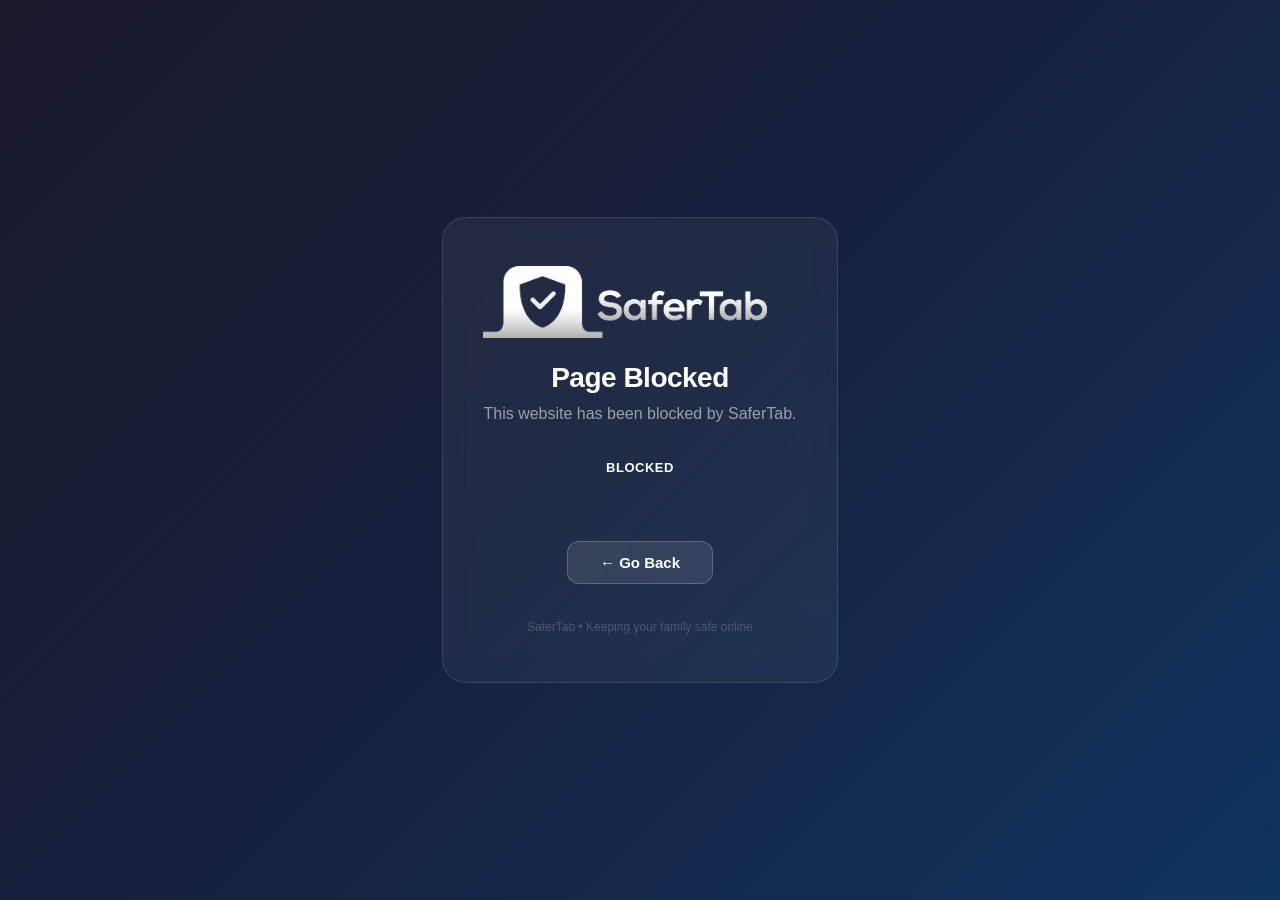
<file: extension/pages/blocked.html>
<!DOCTYPE html>
<html lang="en">
<head>
  <meta charset="UTF-8" />
  <meta name="viewport" content="width=device-width, initial-scale=1.0" />
  <title>Site Blocked – SaferTab</title>
  <style>
    * { box-sizing: border-box; margin: 0; padding: 0; }

    body {
      font-family: -apple-system, BlinkMacSystemFont, 'Segoe UI', sans-serif;
      background: linear-gradient(135deg, #1a1a2e 0%, #16213e 50%, #0f3460 100%);
      min-height: 100vh;
      display: flex;
      align-items: center;
      justify-content: center;
      color: white;
    }

    .card {
      text-align: center;
      max-width: 480px;
      padding: 48px 40px;
      background: rgba(255,255,255,0.05);
      border: 1px solid rgba(255,255,255,0.12);
      border-radius: 24px;
      backdrop-filter: blur(12px);
    }

    .blocked-logo-img {
      height: 72px;
      width: auto;
      margin-bottom: 24px;
      display: block;
    }
    .shield {
      font-size: 72px;
      margin-bottom: 24px;
      display: block;
      animation: pulse 2s ease-in-out infinite;
    }

    @keyframes pulse {
      0%, 100% { transform: scale(1); opacity: 1; }
      50% { transform: scale(1.05); opacity: 0.85; }
    }

    h1 {
      font-size: 28px;
      font-weight: 700;
      margin-bottom: 8px;
      letter-spacing: -0.5px;
    }

    .subtitle {
      font-size: 16px;
      color: rgba(255,255,255,0.55);
      margin-bottom: 28px;
      line-height: 1.5;
    }

    .reason-badge {
      display: inline-block;
      padding: 6px 16px;
      border-radius: 20px;
      font-size: 13px;
      font-weight: 600;
      letter-spacing: 0.5px;
      text-transform: uppercase;
      margin-bottom: 28px;
    }

    .reason-blocklist { background: rgba(239,68,68,0.25); color: #fca5a5; border: 1px solid rgba(239,68,68,0.4); }
    .reason-adult     { background: rgba(245,158,11,0.25); color: #fcd34d; border: 1px solid rgba(245,158,11,0.4); }
    .reason-timelimit { background: rgba(99,102,241,0.25); color: #c4b5fd; border: 1px solid rgba(99,102,241,0.4); }
    .reason-allowlist { background: rgba(139,92,246,0.25); color: #c4b5fd; border: 1px solid rgba(139,92,246,0.4); }
    .reason-schedule  { background: rgba(59,130,246,0.25); color: #93c5fd; border: 1px solid rgba(59,130,246,0.4); }

    .blocked-url {
      font-size: 13px;
      color: rgba(255,255,255,0.35);
      margin-bottom: 32px;
      word-break: break-all;
      font-family: monospace;
    }

    .back-btn {
      display: inline-block;
      padding: 12px 32px;
      background: rgba(255,255,255,0.1);
      border: 1px solid rgba(255,255,255,0.2);
      color: white;
      text-decoration: none;
      border-radius: 12px;
      font-size: 15px;
      font-weight: 600;
      cursor: pointer;
      transition: background 0.2s;
    }

    .back-btn:hover { background: rgba(255,255,255,0.18); }

    .footer {
      margin-top: 36px;
      font-size: 12px;
      color: rgba(255,255,255,0.2);
    }
  </style>
</head>
<body>
  <div class="card">
    <img src="../icons/logo_color_white.png" alt="SaferTab" class="blocked-logo-img" />
    <h1 id="title">Page Blocked</h1>
    <p class="subtitle" id="message">This website has been blocked by SaferTab.</p>
    <div class="reason-badge" id="badge">Blocked</div>
    <div class="blocked-url" id="blockedUrl"></div>
    <button class="back-btn" onclick="history.go(-2)">← Go Back</button>
    <div class="footer">SaferTab • Keeping your family safe online</div>
  </div>

  <script src="blocked.js"></script>
</body>
</html>
</file>
<file: website/styles.css>
/* ── Design Tokens ─────────────────────────────── */
:root {
  --bg-deepest: #0f172a;
  --bg-dark: #1a1a2e;
  --bg-card: #1e293b;
  --border: #334155;
  --blue-600: #2563eb;
  --blue-500: #3b82f6;
  --blue-400: #60a5fa;
  --text-bright: #f1f5f9;
  --text-body: #e2e8f0;
  --text-muted: #94a3b8;
  --text-dim: #64748b;
  --green: #4ade80;
  --red: #f87171;
  --radius-sm: 8px;
  --radius-md: 12px;
  --radius-lg: 24px;
  --font: -apple-system, BlinkMacSystemFont, 'Segoe UI', Roboto, sans-serif;
  --max-w: 1100px;
}

/* ── Reset ─────────────────────────────────────── */
*, *::before, *::after { box-sizing: border-box; margin: 0; padding: 0; }

html { scroll-behavior: smooth; }

body {
  font-family: var(--font);
  background: var(--bg-deepest);
  color: var(--text-body);
  line-height: 1.6;
  -webkit-font-smoothing: antialiased;
}

img { max-width: 100%; display: block; }
a { color: inherit; text-decoration: none; }

.container {
  max-width: var(--max-w);
  margin: 0 auto;
  padding: 0 24px;
}

/* ── Navigation ────────────────────────────────── */
nav {
  position: fixed;
  top: 0;
  left: 0;
  right: 0;
  z-index: 100;
  transition: background 0.3s, box-shadow 0.3s;
}

nav.scrolled {
  background: rgba(15, 23, 42, 0.85);
  backdrop-filter: blur(12px);
  box-shadow: 0 1px 0 rgba(255,255,255,0.06);
}

.nav-inner {
  max-width: var(--max-w);
  margin: 0 auto;
  padding: 0 24px;
  display: flex;
  align-items: center;
  justify-content: space-between;
  height: 64px;
}

.nav-brand {
  display: flex;
  align-items: center;
  gap: 8px;
  font-weight: 800;
  font-size: 18px;
  color: var(--text-bright);
}

.nav-logo { font-size: 24px; }
.nav-logo-img { height: 32px; width: auto; }
.mock-logo-img { height: 18px; width: auto; vertical-align: middle; }

.nav-links {
  display: flex;
  align-items: center;
  gap: 32px;
  list-style: none;
}

.nav-links a {
  font-size: 14px;
  font-weight: 500;
  color: var(--text-muted);
  transition: color 0.15s;
}

.nav-links a:hover { color: var(--text-bright); }

.nav-cta {
  background: var(--blue-500);
  color: white !important;
  padding: 8px 20px;
  border-radius: var(--radius-sm);
  font-weight: 700 !important;
  transition: background 0.15s !important;
}

.nav-cta:hover { background: var(--blue-600); }

.hamburger {
  display: none;
  flex-direction: column;
  gap: 5px;
  background: none;
  border: none;
  cursor: pointer;
  padding: 4px;
}

.hamburger span {
  display: block;
  width: 22px;
  height: 2px;
  background: var(--text-muted);
  border-radius: 2px;
  transition: transform 0.2s, opacity 0.2s;
}

.hamburger.open span:nth-child(1) { transform: translateY(7px) rotate(45deg); }
.hamburger.open span:nth-child(2) { opacity: 0; }
.hamburger.open span:nth-child(3) { transform: translateY(-7px) rotate(-45deg); }

/* ── Buttons ───────────────────────────────────── */
.btn {
  display: inline-block;
  font-weight: 700;
  border: none;
  cursor: pointer;
  border-radius: var(--radius-md);
  transition: background 0.15s, transform 0.15s;
  text-align: center;
}

.btn:hover { transform: translateY(-1px); }

.btn-primary-lg {
  background: var(--blue-500);
  color: white;
  padding: 14px 36px;
  font-size: 16px;
}

.btn-primary-lg:hover { background: var(--blue-600); }

.btn-ghost {
  background: rgba(255,255,255,0.06);
  color: var(--text-muted);
  padding: 14px 36px;
  font-size: 16px;
  border: 1px solid rgba(255,255,255,0.1);
}

.btn-ghost:hover { background: rgba(255,255,255,0.1); color: var(--text-bright); }

/* ── Hero ──────────────────────────────────────── */
.hero {
  position: relative;
  padding: 140px 0 80px;
  background: linear-gradient(135deg, #1a1a2e 0%, #16213e 50%, #0f3460 100%);
  overflow: hidden;
}

.hero-glow {
  position: absolute;
  top: 20%;
  left: 50%;
  transform: translateX(-50%);
  width: 600px;
  height: 600px;
  background: radial-gradient(circle, rgba(59,130,246,0.15) 0%, transparent 70%);
  pointer-events: none;
}

.hero-content {
  position: relative;
  text-align: center;
  margin-bottom: 60px;
}

.hero h1 {
  font-size: clamp(36px, 6vw, 64px);
  font-weight: 800;
  color: var(--text-bright);
  line-height: 1.1;
  letter-spacing: -1px;
  margin-bottom: 20px;
}

.hero-sub {
  font-size: clamp(16px, 2.5vw, 20px);
  color: var(--text-muted);
  max-width: 560px;
  margin: 0 auto 36px;
}

.hero-actions {
  display: flex;
  gap: 16px;
  justify-content: center;
  flex-wrap: wrap;
}

/* ── Extension Mockup ──────────────────────────── */
.mockup {
  max-width: 380px;
  margin: 0 auto;
  border-radius: 16px;
  overflow: hidden;
  border: 1px solid rgba(255,255,255,0.08);
  box-shadow: 0 24px 80px rgba(0,0,0,0.4);
  background: var(--bg-deepest);
}

.mockup-bar {
  display: flex;
  gap: 6px;
  padding: 12px 16px;
  background: #161e2e;
  border-bottom: 1px solid rgba(255,255,255,0.06);
}

.dot {
  width: 10px;
  height: 10px;
  border-radius: 50%;
}

.dot.red { background: #f87171; }
.dot.yellow { background: #fbbf24; }
.dot.green { background: #4ade80; }

.mockup-body { padding: 16px; font-size: 13px; }

.mock-header {
  display: flex;
  justify-content: space-between;
  align-items: center;
  padding-bottom: 12px;
  border-bottom: 1px solid var(--bg-card);
  margin-bottom: 14px;
  font-size: 15px;
  color: var(--text-bright);
}

.mock-lock { font-size: 16px; }

.mock-stats {
  display: grid;
  grid-template-columns: repeat(3, 1fr);
  gap: 10px;
  margin-bottom: 14px;
}

.mock-stat {
  background: var(--bg-card);
  border: 1px solid var(--border);
  border-radius: 12px;
  padding: 10px 6px;
  text-align: center;
}

.mock-stat-val {
  display: block;
  font-size: 22px;
  font-weight: 800;
  color: var(--text-bright);
}

.mock-stat-lbl {
  display: block;
  font-size: 10px;
  text-transform: uppercase;
  letter-spacing: 0.5px;
  color: var(--text-dim);
  margin-top: 2px;
}

.mock-progress { margin-bottom: 14px; }

.mock-progress-track {
  height: 8px;
  background: var(--bg-deepest);
  border-radius: 8px;
  overflow: hidden;
  margin-bottom: 4px;
}

.mock-progress-fill {
  width: 39%;
  height: 100%;
  background: linear-gradient(90deg, var(--blue-500), var(--blue-400));
  border-radius: 8px;
}

.mock-progress-lbl {
  font-size: 11px;
  color: var(--text-muted);
}

.mock-pills {
  display: flex;
  gap: 8px;
}

.mock-pill {
  flex: 1;
  text-align: center;
  background: var(--bg-card);
  border: 1px solid var(--border);
  border-radius: 20px;
  padding: 6px 10px;
  font-size: 11px;
  font-weight: 600;
  color: var(--text-muted);
}

.mock-pill b.on { color: var(--green); margin-left: 4px; }

/* ── Trust Bar ─────────────────────────────────── */
.trust-bar {
  padding: 24px 0;
  background: rgba(255,255,255,0.02);
  border-top: 1px solid rgba(255,255,255,0.04);
  border-bottom: 1px solid rgba(255,255,255,0.04);
}

.trust-items {
  display: flex;
  justify-content: center;
  flex-wrap: wrap;
  gap: 20px 40px;
}

.trust-item {
  font-size: 14px;
  font-weight: 600;
  color: var(--text-muted);
  white-space: nowrap;
}

/* ── Section Headings ──────────────────────────── */
.section-heading {
  font-size: clamp(26px, 4vw, 40px);
  font-weight: 800;
  color: var(--text-bright);
  text-align: center;
  letter-spacing: -0.5px;
  margin-bottom: 12px;
}

.section-sub {
  text-align: center;
  color: var(--text-muted);
  font-size: 17px;
  margin-bottom: 48px;
}

/* ── Features ──────────────────────────────────── */
.features {
  padding: 100px 0;
}

.features-grid {
  display: grid;
  grid-template-columns: repeat(3, 1fr);
  gap: 20px;
}

.feature-card {
  background: var(--bg-card);
  border: 1px solid var(--border);
  border-radius: var(--radius-lg);
  padding: 32px 28px;
  transition: transform 0.2s, box-shadow 0.2s;
}

.feature-card:hover {
  transform: translateY(-4px);
  box-shadow: 0 12px 40px rgba(0,0,0,0.3);
}

.feature-icon {
  font-size: 36px;
  margin-bottom: 16px;
}

.feature-card h3 {
  font-size: 17px;
  font-weight: 700;
  color: var(--text-bright);
  margin-bottom: 8px;
}

.feature-card p {
  font-size: 14px;
  color: var(--text-muted);
  line-height: 1.6;
}

/* ── How It Works ──────────────────────────────── */
.how-it-works {
  padding: 100px 0;
  background: linear-gradient(180deg, rgba(255,255,255,0.02) 0%, transparent 100%);
}

.steps {
  display: flex;
  align-items: flex-start;
  justify-content: center;
  gap: 0;
  margin-top: 48px;
}

.step {
  text-align: center;
  flex: 0 1 240px;
}

.step-num {
  width: 56px;
  height: 56px;
  margin: 0 auto 20px;
  display: flex;
  align-items: center;
  justify-content: center;
  font-size: 22px;
  font-weight: 800;
  color: white;
  border-radius: 50%;
  background: linear-gradient(135deg, var(--blue-500), var(--blue-400));
  box-shadow: 0 0 24px rgba(59,130,246,0.3);
}

.step h3 {
  font-size: 18px;
  font-weight: 700;
  color: var(--text-bright);
  margin-bottom: 8px;
}

.step p {
  font-size: 14px;
  color: var(--text-muted);
  max-width: 220px;
  margin: 0 auto;
}

.step-line {
  flex: 0 0 80px;
  height: 2px;
  background: linear-gradient(90deg, var(--border), var(--blue-500), var(--border));
  margin-top: 28px;
  border-radius: 2px;
}

/* ── Privacy ───────────────────────────────────── */
.privacy {
  padding: 100px 0;
}

.privacy-card {
  background: rgba(255,255,255,0.03);
  border: 1px solid rgba(255,255,255,0.08);
  border-radius: var(--radius-lg);
  padding: 56px 48px;
  max-width: 680px;
  margin: 0 auto;
  backdrop-filter: blur(8px);
}

.privacy-card h2 {
  font-size: 32px;
  font-weight: 800;
  color: var(--text-bright);
  margin-bottom: 12px;
}

.privacy-sub {
  color: var(--text-muted);
  font-size: 16px;
  margin-bottom: 32px;
}

.privacy-list {
  list-style: none;
  display: flex;
  flex-direction: column;
  gap: 16px;
}

.privacy-list li {
  font-size: 15px;
  color: var(--text-body);
  display: flex;
  align-items: center;
  gap: 12px;
}

.check {
  display: inline-flex;
  align-items: center;
  justify-content: center;
  width: 28px;
  height: 28px;
  border-radius: 50%;
  background: rgba(74, 222, 128, 0.12);
  color: var(--green);
  font-weight: 700;
  font-size: 14px;
  flex-shrink: 0;
}

/* ── FAQ ───────────────────────────────────────── */
.faq {
  padding: 100px 0;
  background: rgba(255,255,255,0.01);
}

.faq-list {
  max-width: 680px;
  margin: 48px auto 0;
  display: flex;
  flex-direction: column;
  gap: 8px;
}

.faq-item {
  background: var(--bg-card);
  border: 1px solid var(--border);
  border-radius: var(--radius-md);
  overflow: hidden;
  transition: background 0.15s;
}

.faq-item:hover { background: #232d3f; }

.faq-item summary {
  padding: 18px 24px;
  font-size: 15px;
  font-weight: 600;
  color: var(--text-bright);
  cursor: pointer;
  list-style: none;
  display: flex;
  align-items: center;
  justify-content: space-between;
}

.faq-item summary::after {
  content: '+';
  font-size: 20px;
  font-weight: 400;
  color: var(--text-dim);
  transition: transform 0.2s;
}

.faq-item[open] summary::after {
  content: '\2212';
}

.faq-item summary::-webkit-details-marker { display: none; }

.faq-item p {
  padding: 0 24px 18px;
  font-size: 14px;
  color: var(--text-muted);
  line-height: 1.7;
}

/* ── Final CTA ─────────────────────────────────── */
.final-cta {
  padding: 100px 0;
  background: linear-gradient(135deg, #1a1a2e 0%, #16213e 50%, #0f3460 100%);
  text-align: center;
}

.cta-content h2 {
  font-size: clamp(28px, 4vw, 42px);
  font-weight: 800;
  color: var(--text-bright);
  margin-bottom: 12px;
}

.cta-content p {
  color: var(--text-muted);
  font-size: 17px;
  margin-bottom: 36px;
}

/* ── Footer ────────────────────────────────────── */
footer {
  padding: 48px 0;
  border-top: 1px solid rgba(255,255,255,0.04);
  text-align: center;
}

.footer-brand {
  font-size: 18px;
  font-weight: 800;
  color: var(--text-bright);
  margin-bottom: 6px;
  text-align: center;
}
.footer-logo-img { height: 24px; width: auto; margin: 0 auto; }

.footer-tagline {
  font-size: 14px;
  color: var(--text-dim);
  margin-bottom: 4px;
}

.footer-copy {
  font-size: 12px;
  color: rgba(255,255,255,0.15);
}

/* ── Scroll Reveal ─────────────────────────────── */
.reveal {
  opacity: 0;
  transform: translateY(24px);
  transition: opacity 0.5s ease, transform 0.5s ease;
}

.reveal.visible {
  opacity: 1;
  transform: translateY(0);
}

/* ── Responsive ────────────────────────────────── */
@media (max-width: 900px) {
  .features-grid {
    grid-template-columns: repeat(2, 1fr);
  }
}

@media (max-width: 768px) {
  .hamburger { display: flex; }

  .nav-links {
    position: fixed;
    top: 64px;
    left: 0;
    right: 0;
    background: rgba(15, 23, 42, 0.97);
    backdrop-filter: blur(12px);
    flex-direction: column;
    align-items: center;
    gap: 0;
    padding: 16px 0;
    border-bottom: 1px solid rgba(255,255,255,0.06);
    display: none;
  }

  .nav-links.open { display: flex; }

  .nav-links li { width: 100%; text-align: center; }
  .nav-links a { display: block; padding: 14px 24px; font-size: 16px; }
  .nav-cta { margin: 8px 24px; border-radius: var(--radius-sm); }

  .features-grid {
    grid-template-columns: 1fr;
  }

  .steps {
    flex-direction: column;
    align-items: center;
    gap: 0;
  }

  .step-line {
    width: 2px;
    height: 40px;
    flex: 0 0 40px;
    background: linear-gradient(180deg, var(--border), var(--blue-500), var(--border));
  }

  .privacy-card {
    padding: 36px 24px;
  }

  .hero { padding: 120px 0 60px; }
}

@media (max-width: 480px) {
  .trust-items { gap: 12px 24px; }
  .trust-item { font-size: 13px; }

  .hero-actions { flex-direction: column; align-items: center; }
  .btn-primary-lg, .btn-ghost { width: 100%; max-width: 300px; }
}
</file>
